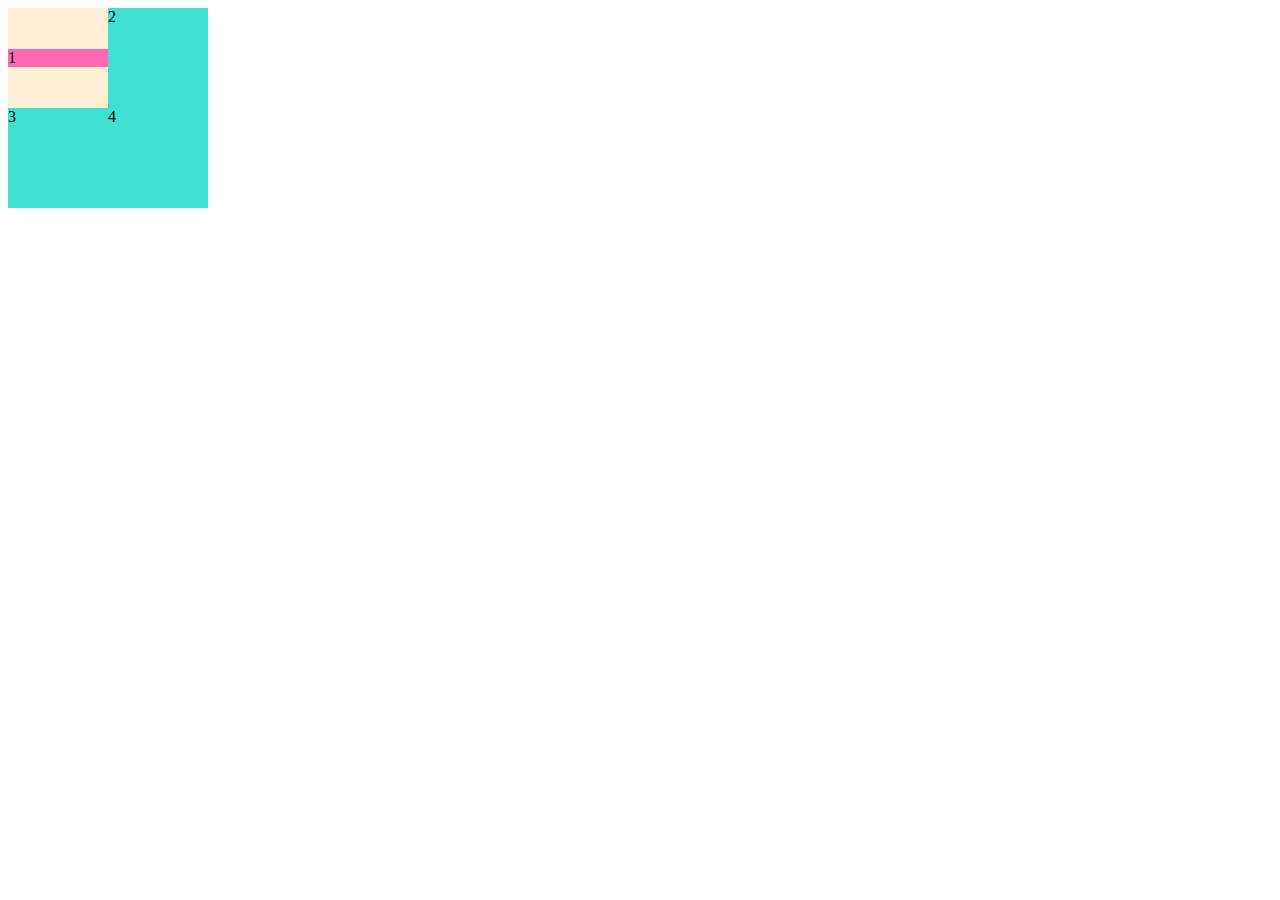
<file: Alineamiento_para_hijos/index.html>
<!DOCTYPE html>
<html lang="en">
<head>
    <meta charset="UTF-8">
    <meta http-equiv="X-UA-Compatible" content="IE=edge">
    <meta name="viewport" content="width=device-width, initial-scale=1.0">
    <link rel="stylesheet" href="./style.css">
    <title>Document</title>
</head>
<body>
    <div class="container">
        <div class="item">1</div>
        <div class="item">2</div>
        <div class="item">3</div>
        <div class="item">4</div>
    </div>
</body>
</html>
</file>
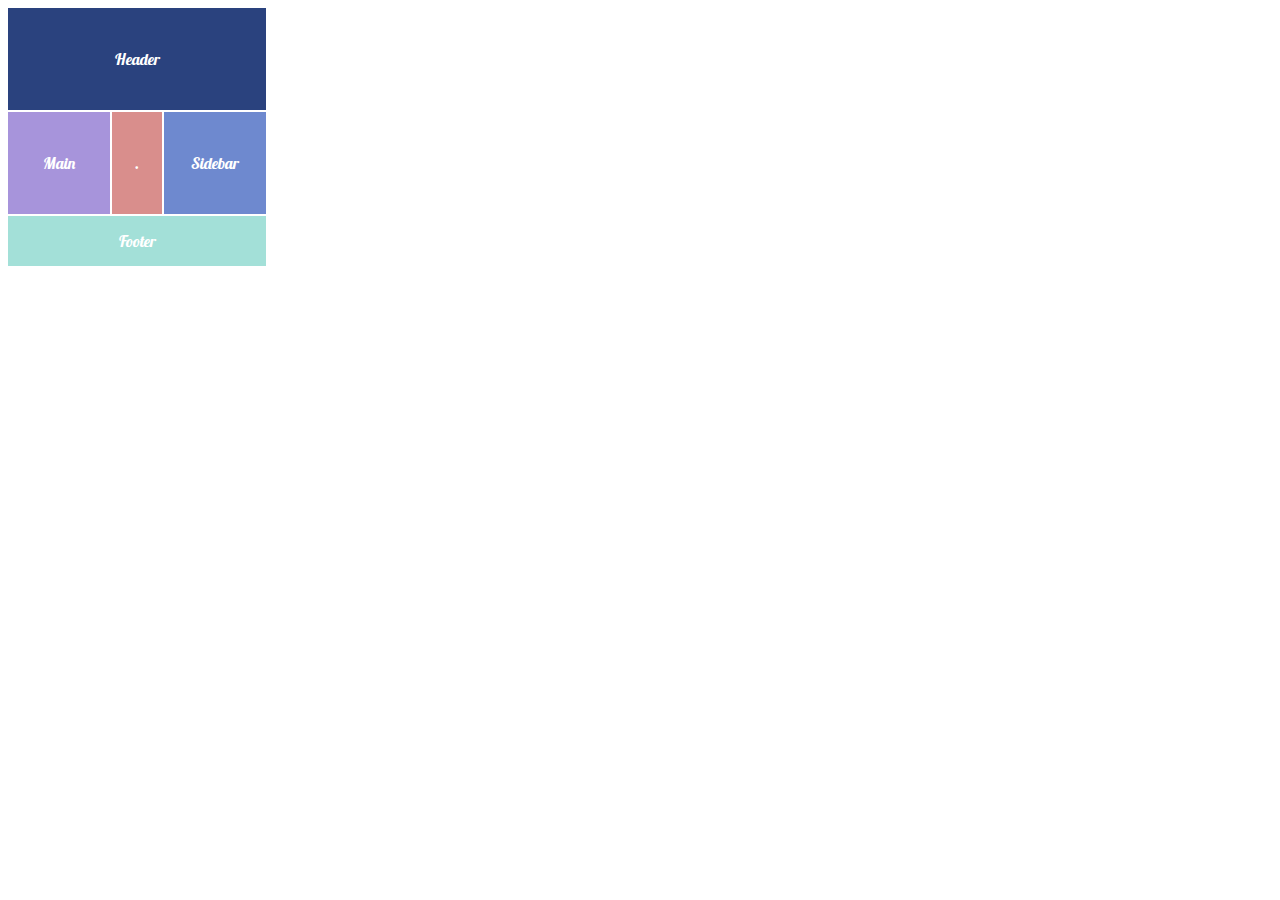
<file: Creacion_de_filas_y_columnas/index.html>
<!DOCTYPE html>
<html lang="en">
<head>
    <meta charset="UTF-8">
    <meta http-equiv="X-UA-Compatible" content="IE=edge">
    <meta name="viewport" content="width=device-width, initial-scale=1.0">
    <link rel="preconnect" href="https://fonts.googleapis.com">
    <link rel="preconnect" href="https://fonts.gstatic.com" crossorigin>
    <link href="https://fonts.googleapis.com/css2?family=Lobster&display=swap" rel="stylesheet">
    <link rel="stylesheet" href="./style.css">
    <title>Document</title>
</head>
<body>
    <div class="container">
        <div class="item h">Header</div>
        <div class="item h">Header</div>
        <div class="item h">Header</div>
        <div class="item h">Header</div>
        <div class="item h">Header</div>
        <div class="item h">Header</div>
        <div class="item h">Header</div>
        <div class="item h">Header</div>
        <div class="item h">Header</div>
        <div class="item h">Header</div>
        <div class="item m">Main</div>
        <div class="item m">Main</div>
        <div class="item p">.</div>
        <div class="item s">Sidebar</div>
        <div class="item s">Sidebar</div>
        <div class="item m">Main</div>
        <div class="item m">Main</div>
        <div class="item p">.</div>
        <div class="item s">Sidebar</div>
        <div class="item s">Sidebar</div>
        <div class="item f">Footer</div>
        <div class="item f">Footer</div>
        <div class="item f">Footer</div>
        <div class="item f">Footer</div>
        <div class="item f">Footer</div>
    </div>
</body>
</html>
</file>
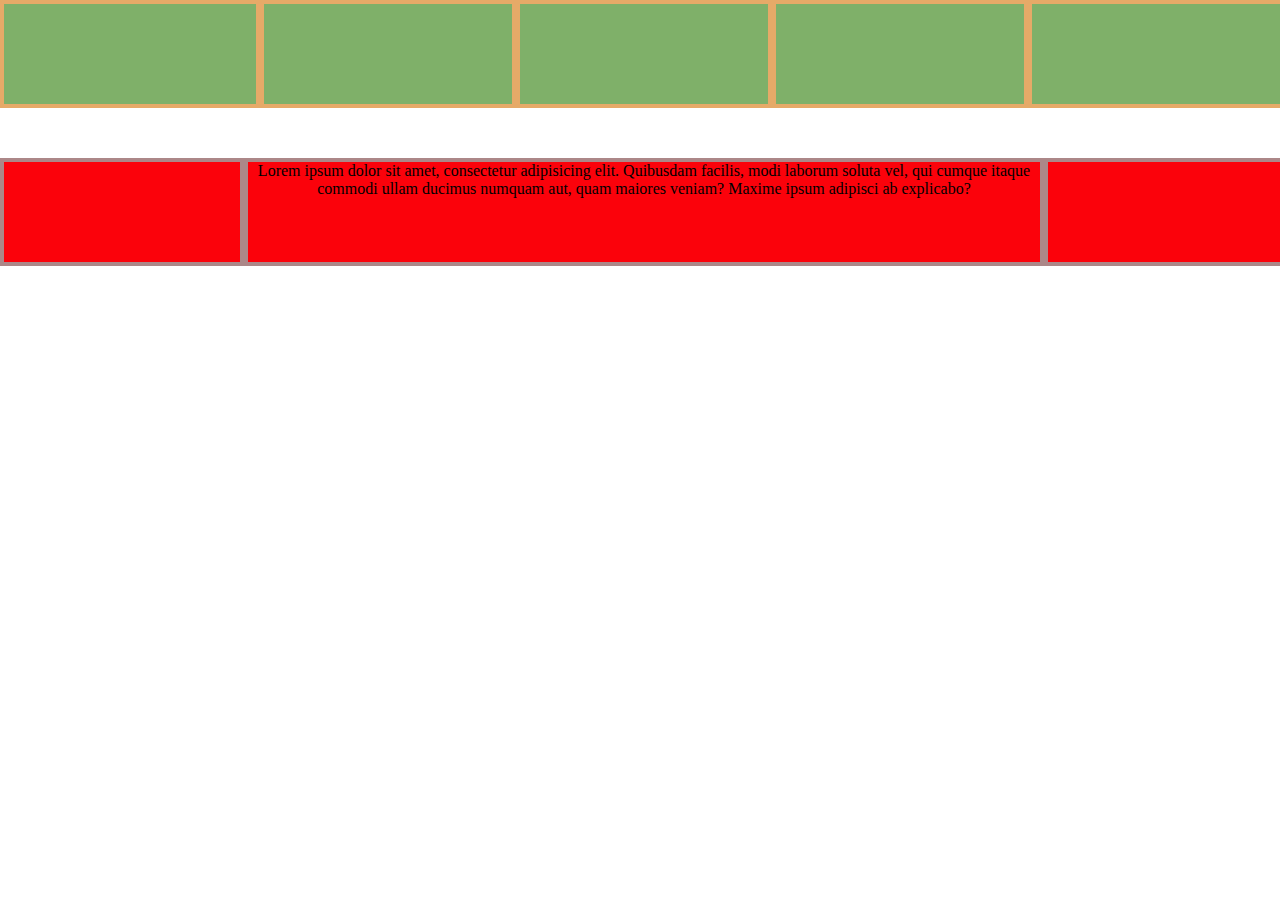
<file: Funciones/index.html>
<!DOCTYPE html>
<html lang="en">
<head>
    <meta charset="UTF-8">
    <meta http-equiv="X-UA-Compatible" content="IE=edge">
    <meta name="viewport" content="width=device-width, initial-scale=1.0">
    <link rel="stylesheet" href="./style.css">
    <title>Document</title>
</head>
<body>
    <div class="container">
        <div class="item"></div>
        <div class="item"></div>
        <div class="item"></div>
        <div class="item"></div>
        <div class="item"></div>
    </div>
    <div class="container2">
        <div class="item h"></div>
        <div class="item h">Lorem ipsum dolor sit amet, consectetur adipisicing elit. Quibusdam facilis, modi laborum soluta vel, qui cumque itaque commodi ullam ducimus numquam aut, quam maiores veniam? Maxime ipsum adipisci ab explicabo?</div>
        <div class="item h"></div>
    </div>
</body>
</html>
</file>
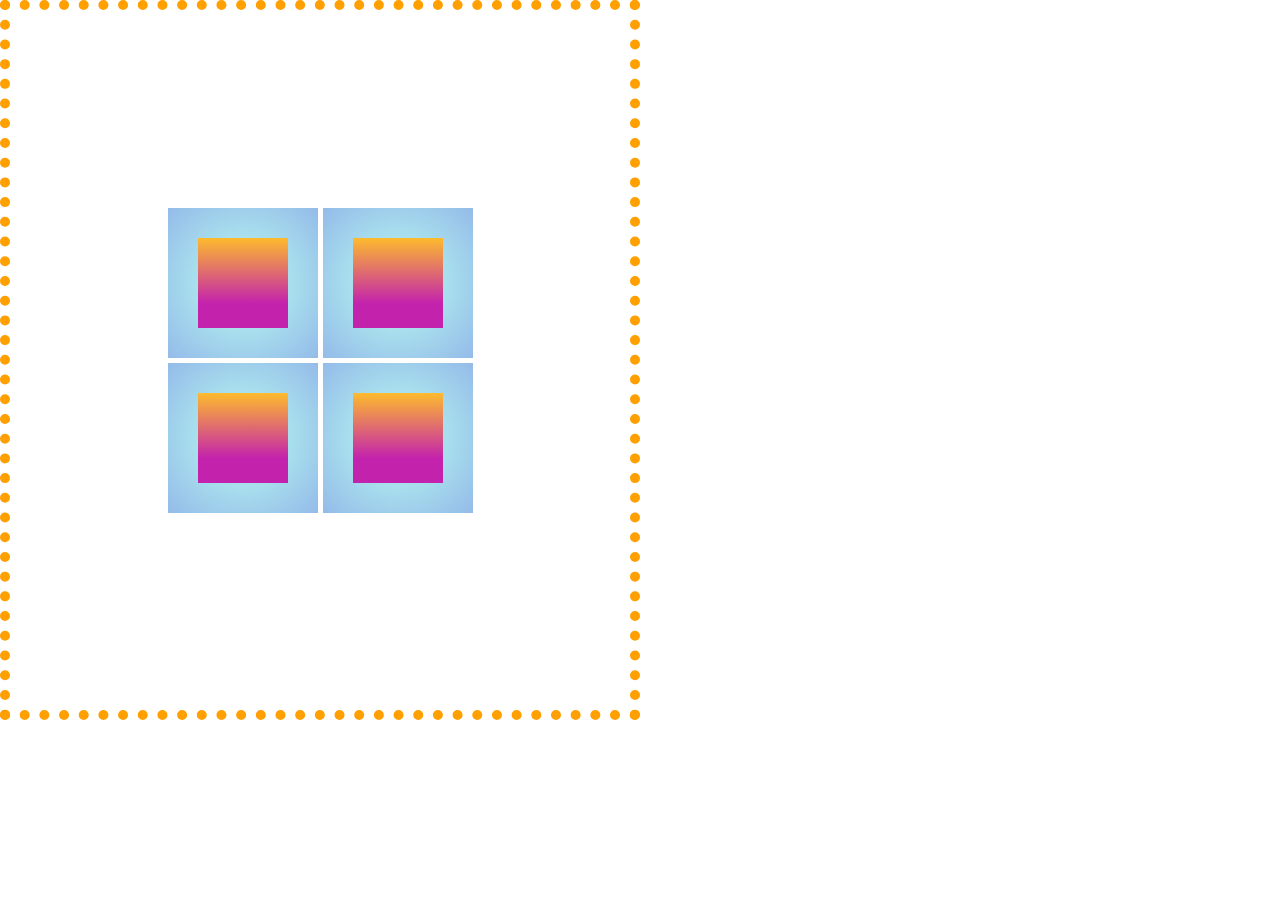
<file: Generacion_auto_de_tracks_y_Alineamientos/index.html>
<!DOCTYPE html>
<html lang="en">
<head>
    <meta charset="UTF-8">
    <meta http-equiv="X-UA-Compatible" content="IE=edge">
    <meta name="viewport" content="width=device-width, initial-scale=1.0">
    <link rel="preconnect" href="https://fonts.googleapis.com">
    <link rel="preconnect" href="https://fonts.gstatic.com" crossorigin>
    <link href="https://fonts.googleapis.com/css2?family=DM+Sans:wght@400;500;700&family=Inter:wght@300;500&display=swap" rel="stylesheet">
    <link rel="stylesheet" href="./style.css">
    <title>Document</title>
</head>
<body>
    <div class="container">
        <div class="grid">
            <div class="item">
                <div class="itemh"></div>
            </div>
            <div class="item">
                <div class="itemh"></div>
            </div>
            <div class="item">
                <div class="itemh"></div>
            </div>
            <div class="item">
                <div class="itemh"></div>
            </div>
        </div>
    </dev>
</body>
</html>
</file>
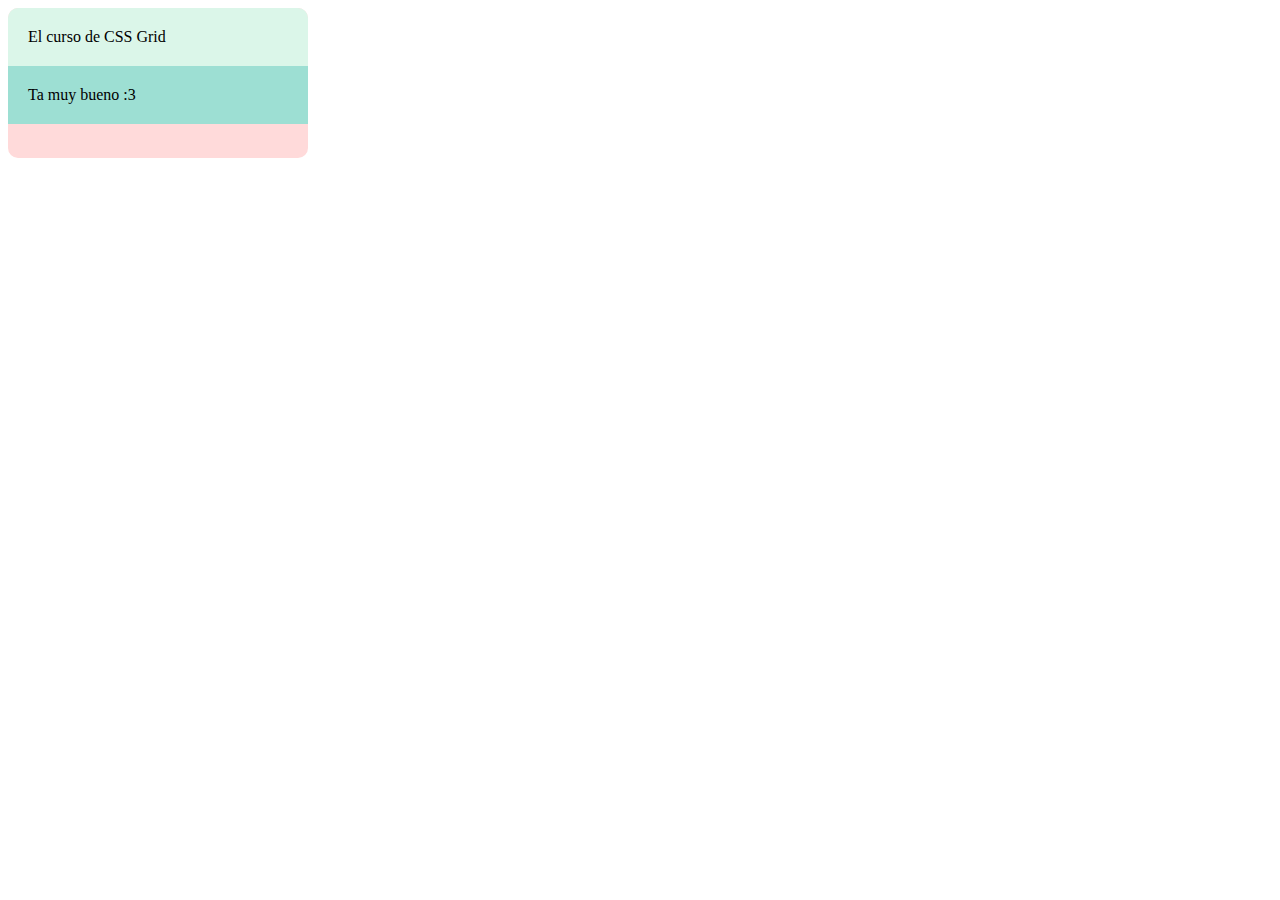
<file: Modos_de_escritura/index.html>
<!DOCTYPE html>
<html lang="en">
<head>
    <meta charset="UTF-8">
    <meta http-equiv="X-UA-Compatible" content="IE=edge">
    <meta name="viewport" content="width=device-width, initial-scale=1.0">
    <link rel="stylesheet" href="./style.css">
    <title>Document</title>
</head>
<body>
    <div class="card">
        <div class="card__header">El curso de CSS Grid</div>
        <div class="card__main">Ta muy bueno :3</div>
    </div>
</body>
</html>
</file>
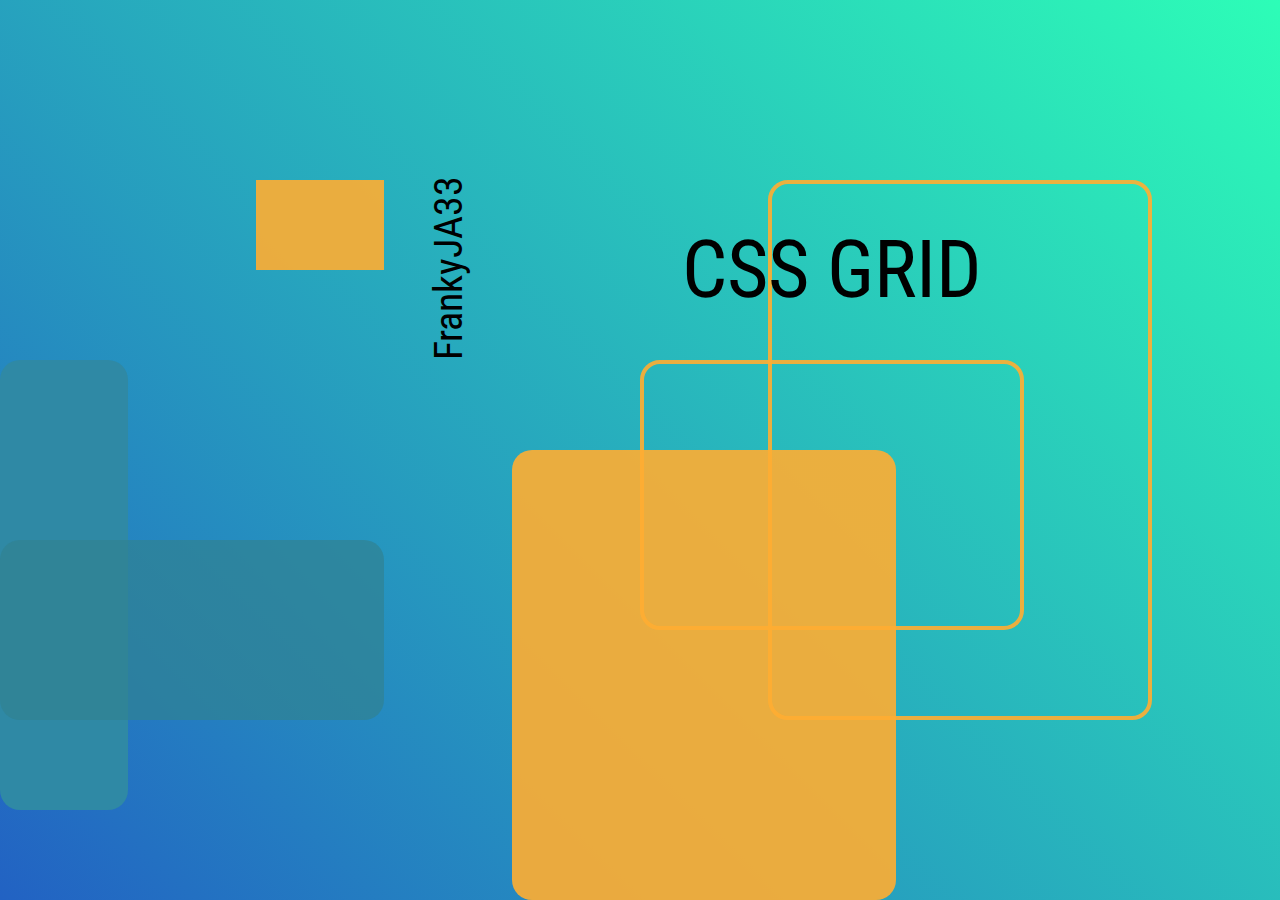
<file: Proyecto/index.html>
<!DOCTYPE html>
<html lang="en">
<head>
    <meta charset="UTF-8">
    <meta http-equiv="X-UA-Compatible" content="IE=edge">
    <meta name="viewport" content="width=device-width, initial-scale=1.0">
    <link rel="preconnect" href="https://fonts.googleapis.com">
    <link rel="preconnect" href="https://fonts.gstatic.com" crossorigin>
    <link href="https://fonts.googleapis.com/css2?family=Roboto+Condensed&display=swap" rel="stylesheet">
    <link rel="stylesheet" href="./style.css">
    <title>Document</title>
</head>
<body>
    <div class="container">
        <div class="item1"></div>
        <div class="item2"></div>
        <div class="item3"></div>
        <div class="item4"></div>
        <div class="item5"></div>  
        <div class="item6"><p>CSS GRID</p></div>  
        <div class="item7"></div>
        <div class="item8">FrankyJA33</div>  
    </div>
</body>
</html>
</file>
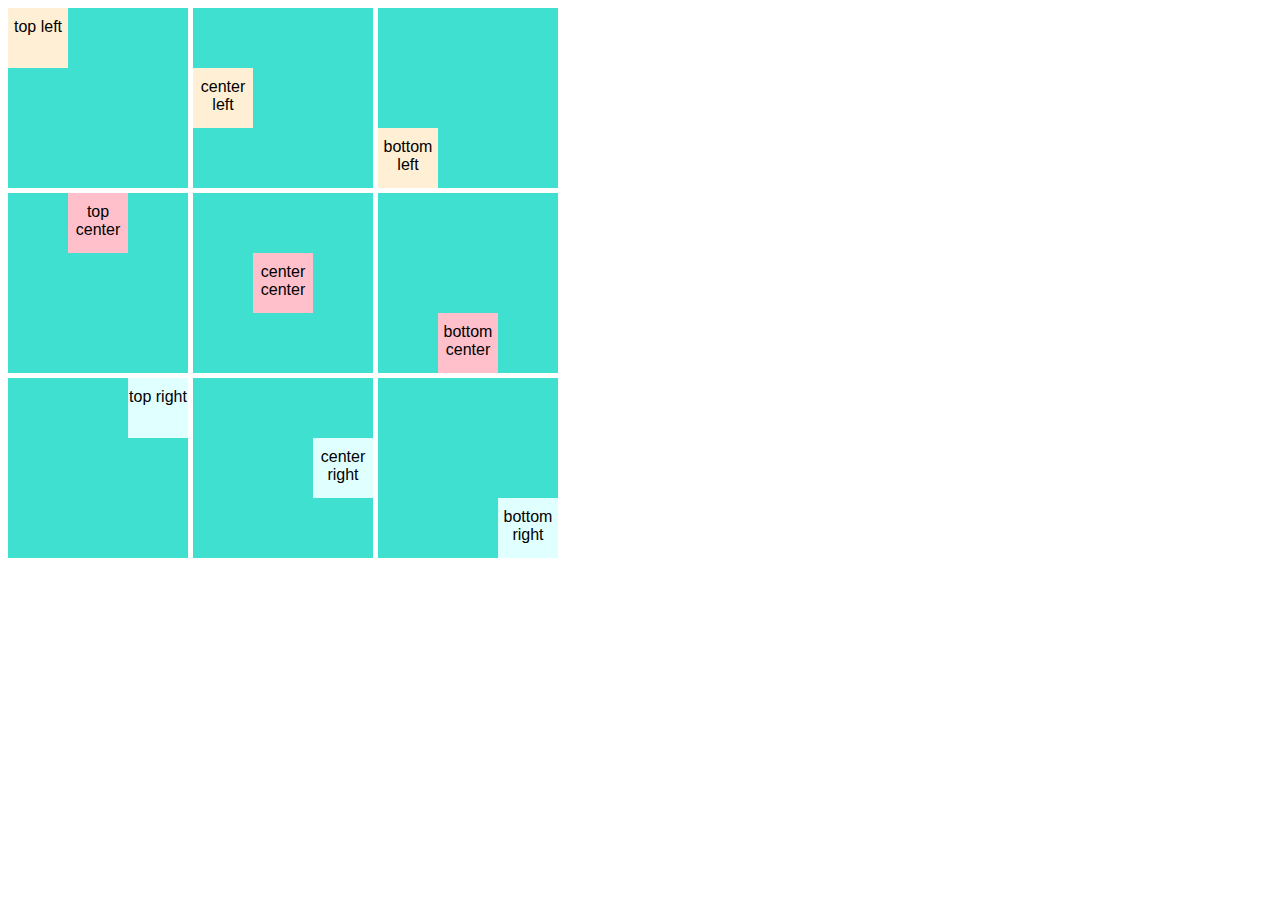
<file: Tecnicas_de_alineamiento/index.html>
<!DOCTYPE html>
<html lang="en">
<head>
    <meta charset="UTF-8">
    <meta http-equiv="X-UA-Compatible" content="IE=edge">
    <meta name="viewport" content="width=device-width, initial-scale=1.0">
    <link rel="stylesheet" href="./style.css">
    <title>Document</title>
</head>
<body>
    <div class="wrapper">
        <div class="container1">
          <div class="element1">top left</div>
        </div>
      
        <div class="container2">
          <div class="element1">center left</div>
        </div>
      
        <div class="container3">
          <div class="element1">bottom left</div>
        </div>
      
        <div class="container4">
          <div class="element2">top center</div>
        </div>
      
        <div class="container5">
          <div class="element2">center center</div>
        </div>
      
        <div class="container6">
          <div class="element2">bottom center</div>
        </div>
        
        <div class="container7">
          <div class="element3">top right</div>
        </div>
        
        <div class="container8">
          <div class="element3">center right</div>
        </div>
      
        <div class="container9">
          <div class="element3">bottom right</div>
        </div>
    </div>
</body>
</html>
</file>
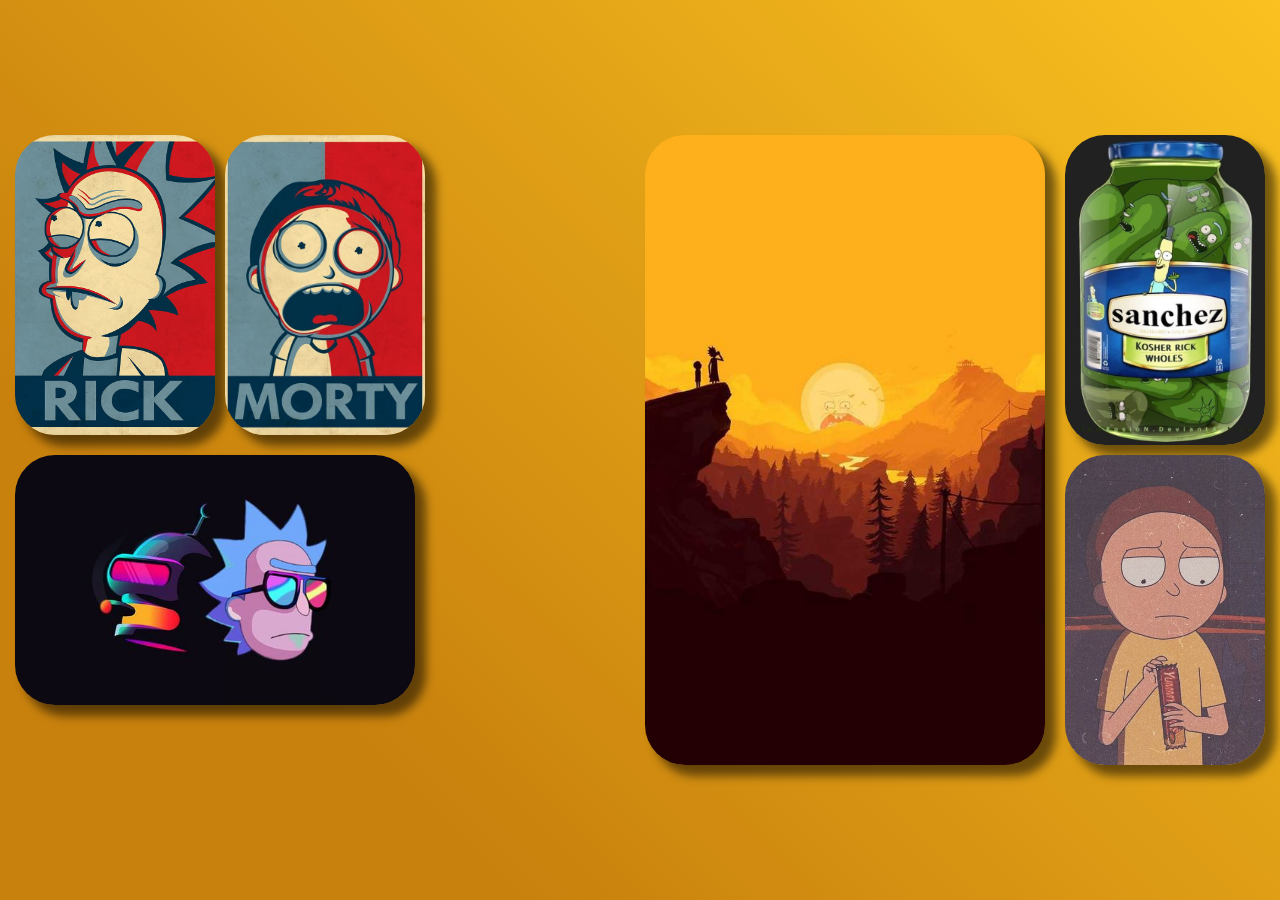
<file: Proyecto/Reto/index.html>
<!DOCTYPE html>
<html lang="en">
<head>
    <meta charset="UTF-8">
    <meta http-equiv="X-UA-Compatible" content="IE=edge">
    <meta name="viewport" content="width=device-width, initial-scale=1.0">
    <link rel="preconnect" href="https://fonts.googleapis.com">
    <link rel="preconnect" href="https://fonts.gstatic.com" crossorigin>
    <link href="https://fonts.googleapis.com/css2?family=Lobster&display=swap" rel="stylesheet">
    <link rel="stylesheet" href="./style.css">
    <title>Document</title>
</head>
<body>
    <div class="container">  
        <div class="item1"></div>
        <div class="item2"></div>
        <div class="item3"></div>
        <div class="item4"></div>
        <div class="item5"></div>
        <div class="item6"></div>
    </div>
</body>
</html>
</file>
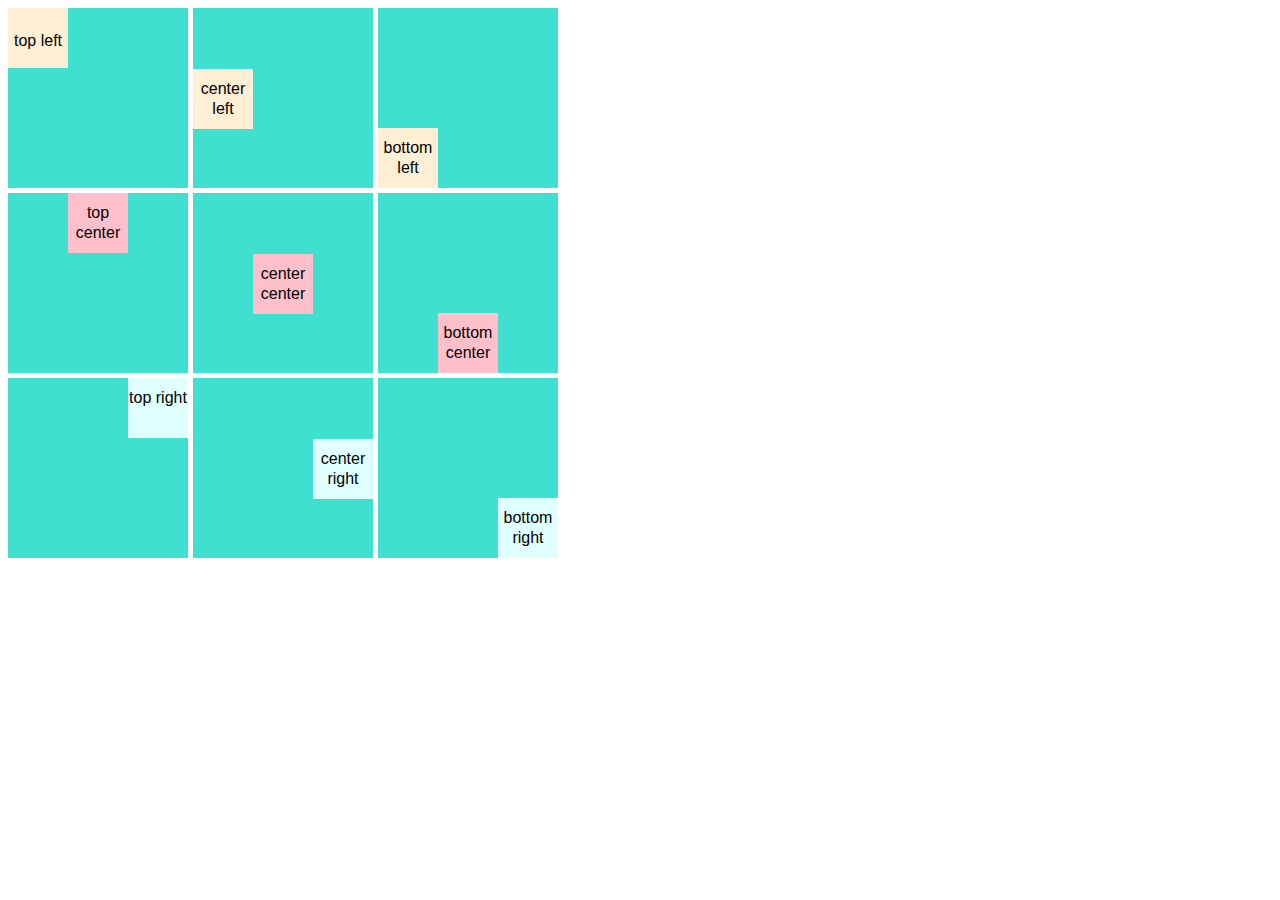
<file: Tecnicas_de_aliniamiento/line-height/index.html>
<!DOCTYPE html>
<html lang="en">
<head>
    <meta charset="UTF-8">
    <meta http-equiv="X-UA-Compatible" content="IE=edge">
    <meta name="viewport" content="width=device-width, initial-scale=1.0">
    <link rel="stylesheet" href="./style.css">
    <title>Document</title>
</head>
<body>
    <div class="wrapper">
        <div class="container1">
          <div class="element1">top left</div>
        </div>
      
        <div class="container1">
          <div class="element2">center left</div>
        </div>
      
        <div class="container1">
          <div class="element3">bottom left</div>
        </div>
      
        <div class="container2">
          <div class="element4">top center</div>
        </div>
      
        <div class="container2">
          <div class="element5">center center</div>
        </div>
      
        <div class="container2">
          <div class="element6">bottom center</div>
        </div>
        
        <div class="container3">
          <div class="element7">top right</div>
        </div>
        
        <div class="container3">
          <div class="element8">center right</div>
        </div>
      
        <div class="container3">
          <div class="element9">bottom right</div>
        </div>
      </div>
</body>
</html>
</file>
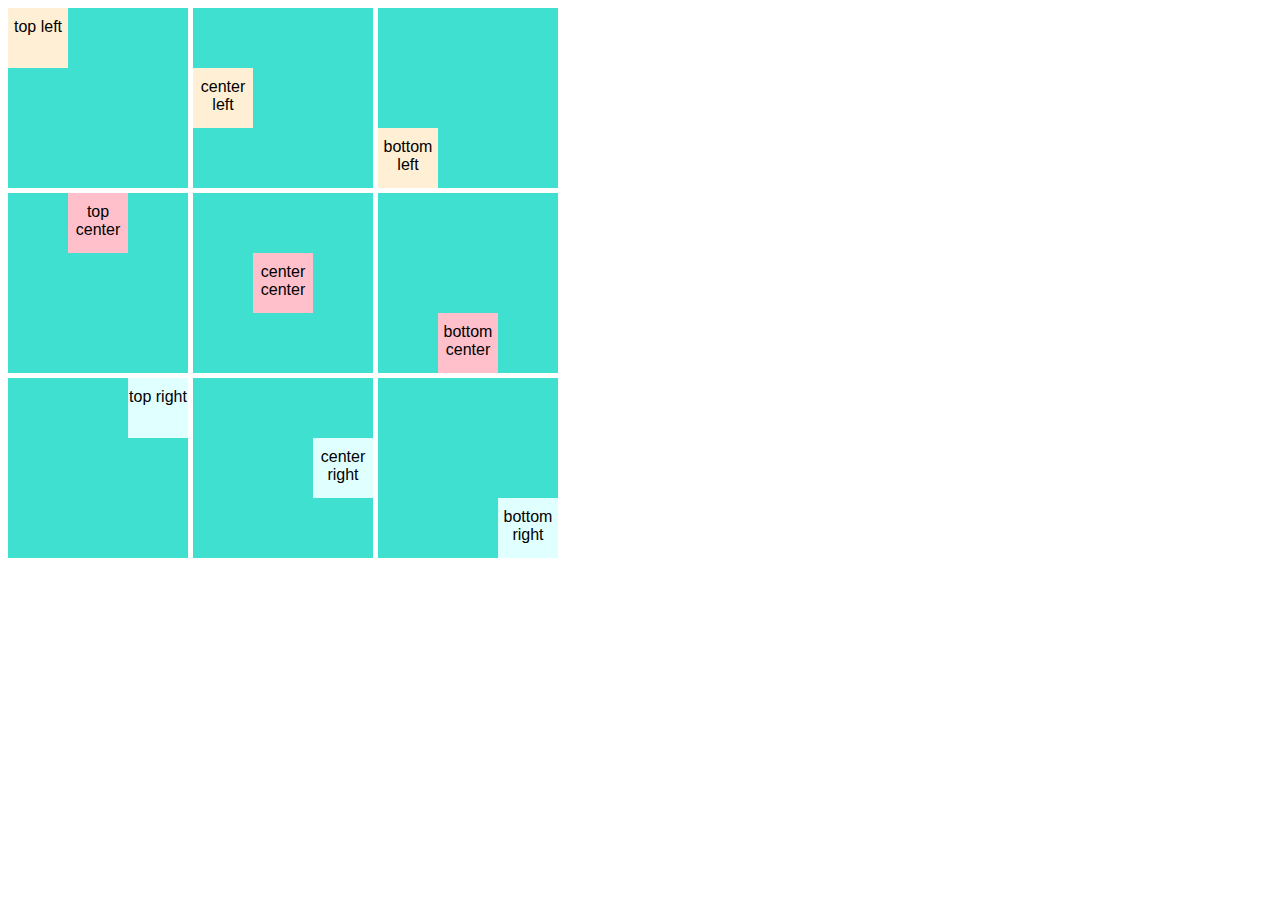
<file: Tecnicas_de_aliniamiento/margin/index.html>
<!DOCTYPE html>
<html lang="en">
<head>
    <meta charset="UTF-8">
    <meta http-equiv="X-UA-Compatible" content="IE=edge">
    <meta name="viewport" content="width=device-width, initial-scale=1.0">
    <link rel="stylesheet" href="./style.css">
    <title>Document</title>
</head>
<body>
    <div class="wrapper">
        <div class="container">
          <div class="element1">top left</div>
        </div>
      
        <div class="container">
          <div class="element2">center left</div>
        </div>
      
        <div class="container">
          <div class="element3">bottom left</div>
        </div>
      
        <div class="container">
          <div class="element4">top center</div>
        </div>
      
        <div class="container">
          <div class="element5">center center</div>
        </div>
      
        <div class="container">
          <div class="element6">bottom center</div>
        </div>
        
        <div class="container">
          <div class="element7">top right</div>
        </div>
        
        <div class="container">
          <div class="element8">center right</div>
        </div>
      
        <div class="container">
          <div class="element9">bottom right</div>
        </div>
      </div>
</body>
</html>
</file>
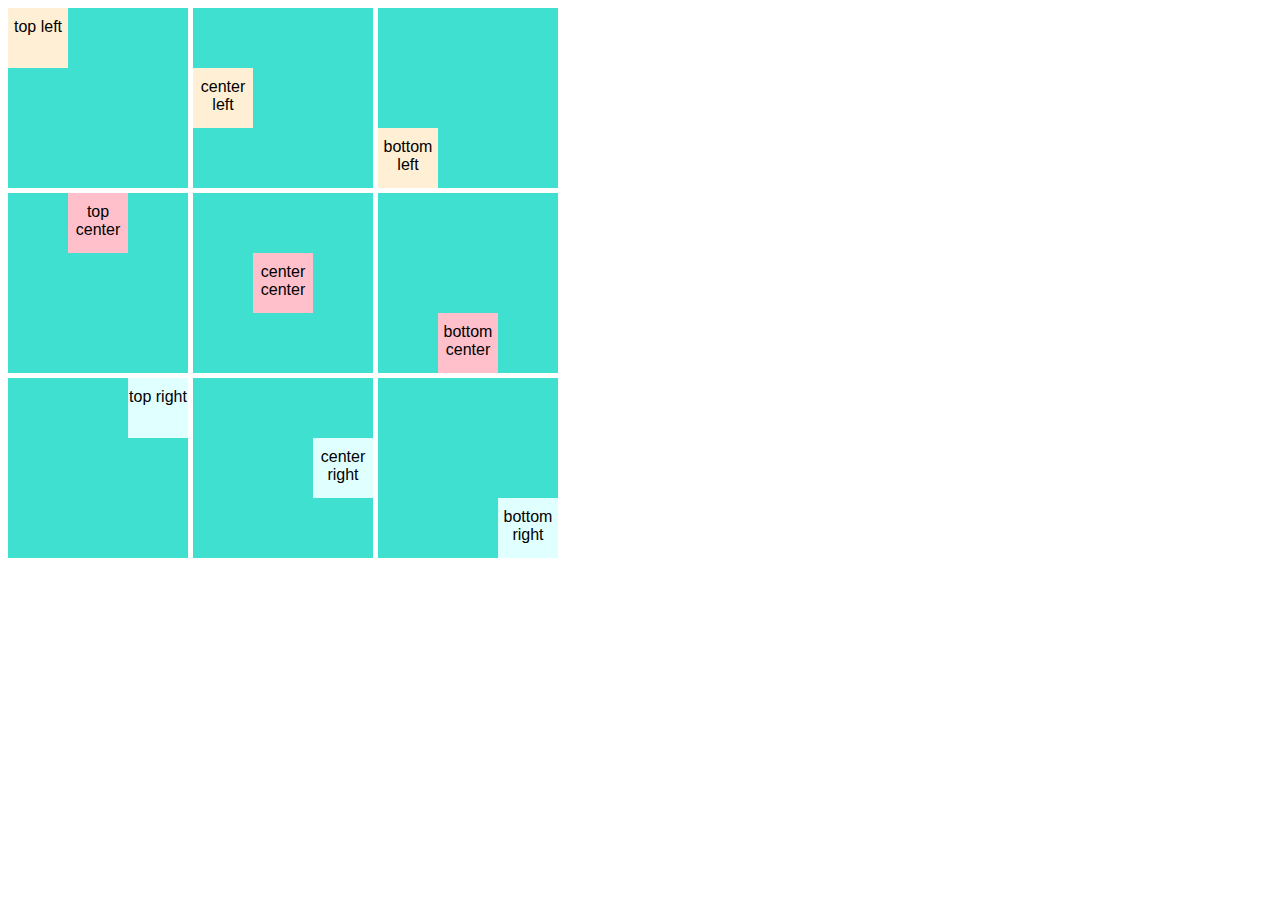
<file: Tecnicas_de_aliniamiento/positions/index.html>
<!DOCTYPE html>
<html lang="en">
<head>
    <meta charset="UTF-8">
    <meta http-equiv="X-UA-Compatible" content="IE=edge">
    <meta name="viewport" content="width=device-width, initial-scale=1.0">
    <link rel="stylesheet" href="./style.css">
    <title>Document</title>
</head>
<body>
    <div class="wrapper">
        <div class="container">
          <div class="element1">top left</div>
        </div>
      
        <div class="container">
          <div class="element2">center left</div>
        </div>
      
        <div class="container">
          <div class="element3">bottom left</div>
        </div>
      
        <div class="container">
          <div class="element4">top center</div>
        </div>
      
        <div class="container">
          <div class="element5">center center</div>
        </div>
      
        <div class="container">
          <div class="element6">bottom center</div>
        </div>
        
        <div class="container">
          <div class="element7">top right</div>
        </div>
        
        <div class="container">
          <div class="element8">center right</div>
        </div>
      
        <div class="container">
          <div class="element9">bottom right</div>
        </div>
    </div>
</body>
</html>
</file>
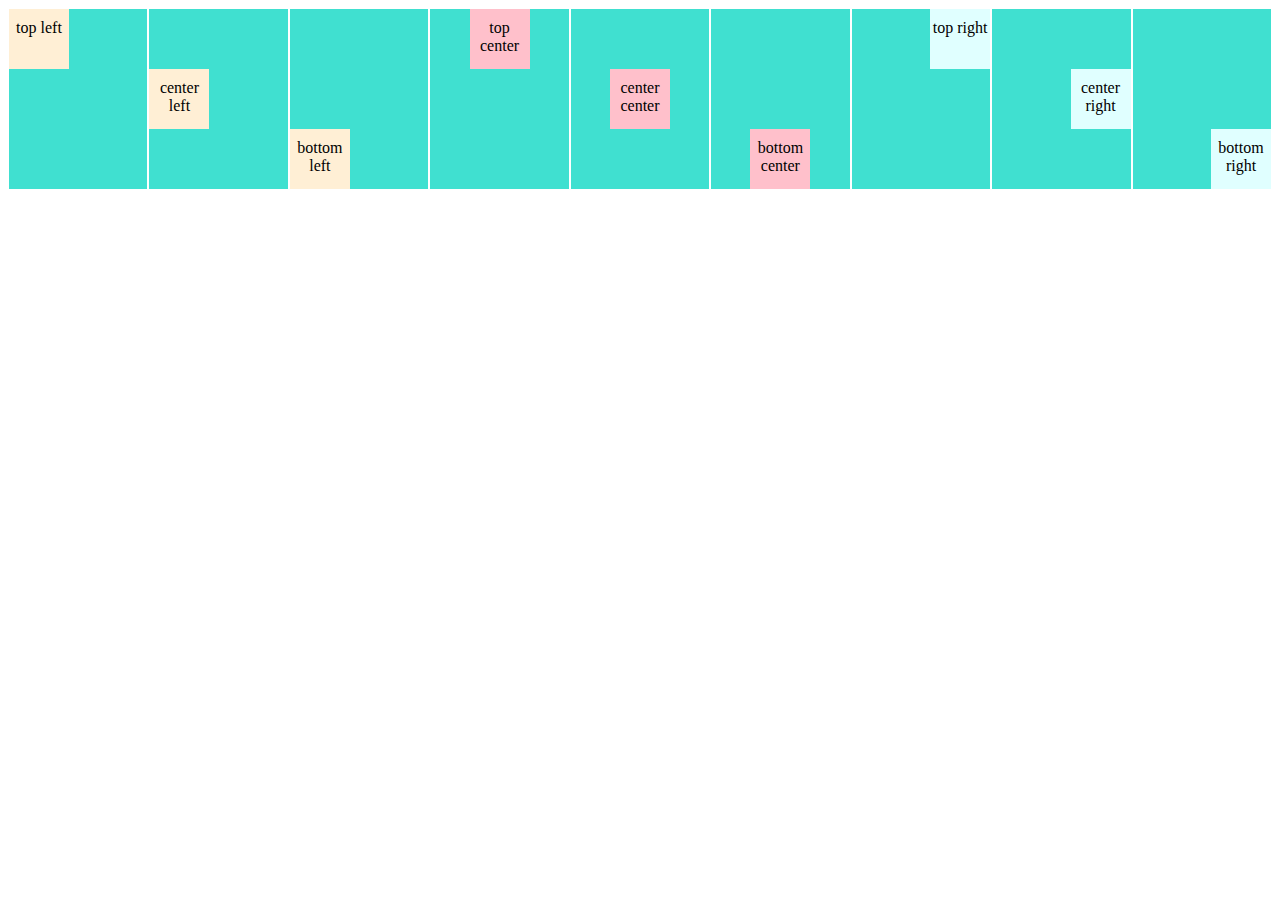
<file: Tecnicas_de_aliniamiento/table-cell/index.html>
<!DOCTYPE html>
<html lang="en">
<head>
    <meta charset="UTF-8">
    <meta http-equiv="X-UA-Compatible" content="IE=edge">
    <meta name="viewport" content="width=device-width, initial-scale=1.0">
    <link rel="stylesheet" href="./style.css">
    <title>Document</title>
</head>
<body>
    <div class="container1">
        <div class="element1">top left</div>
    </div>
      
    <div class="container2">
        <div class="element1">center left</div>
    </div>
      
    <div class="container3">
        <div class="element1">bottom left</div>
    </div>
      
    <div class="container4">
        <div class="element2">top center</div>
    </div>
      
    <div class="container5">
        <div class="element2">center center</div>
    </div>
      
    <div class="container6">
        <div class="element2">bottom center</div>
    </div>
      
    <div class="container7">
        <div class="element3">top right</div>
    </div>
      
    <div class="container8">
        <div class="element3">center right</div>
    </div>
      
    <div class="container9">
        <div class="element3">bottom right</div>
    </div>
</body>
</html>
</file>
<file: Alineamiento_para_hijos/style.css>
.container {
    background: papayawhip;
    display: grid;
    grid-template-columns: repeat(2, 1fr);
    width: 200px;
    height: 200px;
  }
  
  .item:nth-child(1) { /*:nth-child(1) -> El primer hijo de container tendra las propiedades de adentro*/
    background: hotpink;
    place-self: center stretch;
    /*
                V      H
    place-self: center stretch; es un equivalente a:
    justify-self: stretch;
    align-self: center;
    Y este es un metodo de alineacion para los elementos hijos
    */
  }
  
  .item:not(:nth-child(1)) { /* :not(:nth-child(1)) -> todos los hijos de container menos el 1 tendran las propiedades de adentro*/
    background: turquoise;
  }
</file>
<file: Creacion_de_filas_y_columnas/style.css>
.container {
    display: grid;
    /*grid-template: filas/columnas;*/
    grid-template: repeat(5, 50px) / repeat(5, 50px);
    /*Con grid-template podemos ahorrarnos: 
     1.- grid-template-rows 
     2.- grid-template-columns*/
    
     gap: 2px; /* Espaciado entre filas y columnas*/
     /*Con gap podemos ahorrarnos: 
     1.- row-gap
     2.- column-gap
     */
    grid-template-areas: /* Con esto le asignamos nombre a cada area de la grilla*/
        "header header header header  header"
        "header header header header  header"
        "main   main   p      sidebar sidebar"
        "main   main   p      sidebar sidebar"
        "footer footer footer footer  footer"
    ;
  }
  
  .item {
    display: flex;
    align-items: center;
    justify-content: center;
    color: #ffffff; 
    font-family: 'Lobster', cursive;
  }

  .container .h {
    background: #2A427E;
    grid-area: header; /*grid-area: Va de la mano con grid-template-areas, y se usa para poder unificar las grillas con ese nombre de area*/
  }

  .container .m {
    background: #A794DB;
    grid-area: main;
  }

  .container .p {
      background: #D98E8C;
      grid-area: p;
  }

  .container .s {
    background: #6E89CF;
    grid-area: sidebar;
  }

  .container .f {
      background: #A3E0D8;
      grid-area: footer;
  }
</file>
<file: Funciones/style.css>
body {
    margin: 0;
  }

.container {
    background: #7fb069;
    display: grid;
    /*minmax(tamaño_MIN_de_la_celda, tamaño_MAX_de_la_celda)*/
    grid-template-columns: repeat(auto-fit, minmax(20px, 1fr));
                                /*auto-fit: exparse por todo el tamaño disponible las columnas de forma equitativa*/
    /*grid-template-columns: repeat(auto-fill, minmax(20px, 1fr));*/
                                /*auto-fill: LLENA la fila con tantas columnas como puedan caber, pero solo muestra las que se tienen*/
  }
  
  .item {
    border: 4px solid rgb(230, 170, 104);
    width: 100%;
    height: 100px;
  }

  .container2 {
      margin-top: 50px;
      background: #FB020B;
      display: grid;
      grid-template-columns: auto fit-content(800px) auto;
                              /*fit-content: organiza un contenido en especifico el cual lo reserva y el resto seria auto.*/
  }

  .container2 .h {
      border: 4px solid #AC8788;
      height: 100px;
      text-align: center;
  } 
/*
Con la función de auto-fit() ADAPTA las columnas DISPONIBLES ACTUALMENTE en el espacio expandiéndolas para que ocupen cualquier espacio disponible. El navegador hace eso después de LLENAR ese espacio adicional con columnas adicionales (como con el autocompletar) y luego colapsar las vacías.
|
Con la función de auto-fill() LLENA la fila con tantas columnas como pueda caber. Por lo tanto, crea columnas implícitas cada vez que cabe una nueva columna, porque está tratando de LLENAR la fila con tantas columnas como sea posible. Las columnas recién agregadas pueden estar vacías, pero seguirán ocupando un espacio designado en la fila.
Estas funciones con perfectas para el responsive design.
*/
</file>
<file: Generacion_auto_de_tracks_y_Alineamientos/style.css>
* {
    padding: 0px;
    margin: 0px;
    box-sizing: border-box;
}

.container {
    display: flex;
    justify-content: center;
    align-items: center;
    border: 10px dotted #FFA000;
    width: 50vw;
    height: 80vh;
}

.grid {
    display: grid;
    grid-template: repeat(2, 150px)/repeat(2, 150px);
    width: 70vw;
    height: 70vh;
    gap: 5px;
    place-content: center;
    /*
    place-content: <align-content> / <justify-content>; es un equivalente a:
        align-content: center;
        justify-content: center;

    tambien existe place-items
    */
    grid-auto-flow: column;   /* Agrega automaticamente columnas */
    grid-auto-flow: row;      /* Agrega automaticamente Filas */
    grid-auto-columns: 100px; /* Define el tamaño de columnasa que se agregaran automaticamente*/
    grid-auto-rows: 100px;    /* Define el tamaño de las filas que se agregaran automaticamente */
}

.item {
    display: flex;
    background: rgb(174,233,238);
    background: radial-gradient(circle, rgba(174,233,238,1) 30%, rgba(148,187,233,1) 100%);
    justify-content: center;
    align-items: center;

    /*
                LI/LF --> linea de inicio/linea final
    grid-column: 1/2;   Crea una columna de la linea 1 a la line 2
             LI/LF --> linea de inicio/linea final
    grid-row: 2/3       Crea una fila de la linea 2 a la linea 3
    */
}

.itemh {
    width: 60%;
    height: 60%;
    background: rgb(195,34,173);
    background: linear-gradient(0deg, rgba(195,34,173,1) 27%, rgba(253,187,45,1) 100%);
}
</file>
<file: Modos_de_escritura/style.css>
.card {
    background: #ffdada;
    width: 300px;
    height: 150px;
    border-radius: 10px;
    overflow: hidden; /*El contenido es recortado y no se muestran barras de posición.*/
    /* Ver en MDN Reference las siguientes dos propiedades */
    /*direction: rtl;
    writing-mode: vertical-rl; */
  }
  
  .card__header {
    background: #dbf6e9;
    padding: 20px;
  }
  
  .card__main {
    background: #9ddfd3;
    padding: 20px;
  }
</file>
<file: Proyecto/style.css>
:root {
    --grey: #308191;
    --green: #2f89a5;
    --pink: #AFCAE4;
    --orange: #ffad32e7;
}

body {
    font-family: 'Roboto Condensed', sans-serif;
    background: rgb(34,98,195);
    background: linear-gradient(45deg, rgba(34,98,195,1) 0%, rgba(45,253,183,1) 100%);
    margin: 0;
    height: 100vh;
}
  
.container {
    display: grid;
    grid-template: repeat(10, 1fr) / repeat(10, 1fr);
    height: 100vh;
    grid-template-areas: 
    "b b b b b b b b b b"
    "b b b b b b p p p b"
    "b b o b b b p b p b"
    "b b b b b p p p p b"
    "v b b b o o o p p b"
    "v b b b o o o p p b"
    "g g g b o o o p p b"
    "g g g b o o o b b b"
    "v b b b o o o b b b"
    "b b b b o o o b b b"
    ;
} 

.item1 {
    background: var(--green);
    grid-column: 1 / 2;
    grid-row: 5 / 10;
    border-radius: 20px;
}

.item2 {
    background: var(--grey);
    grid-column: 1 / 4;
    grid-row: 7 / 9;
    border-radius: 20px;
    opacity: 70%;
}

.item3 {
    background: var(--orange);
    grid-column: 5 / 8;
    grid-row: 6 / 11;
    border-radius: 20px;
}

.item4 {
    border: 4px solid var(--orange);
    grid-column: 6 / 9;
    grid-row: 5 / 8;
    border-radius: 20px;
}

.item5 {
    border: 4px solid var(--orange);
    grid-column: 7 / 10;
    grid-row: 3 / 9;
    border-radius: 20px;
}

.item6 {
    font-size: 80px;
    grid-column: 6 / 9;
    grid-row: 3 / 5;
    display: grid;
    place-items: center;
}

.item6 p {
    margin: 0;
}

.item7 {
    background: var(--orange);
    grid-column: 3 / 4;
    grid-row: 3 / 4;
}

.item8 {
    font-size: 40px;
    display: grid;
    grid-column: 4 / 5;
    grid-row: 3 / 5;
    transform: rotate(180deg);
    writing-mode: vertical-lr;
    place-items: center;
}
</file>
<file: Tecnicas_de_alineamiento/style.css>
.wrapper {
    display: grid; /*Esta propiedad debe de ir siempre en el PADRE para poder usas CSS grid layoud*/
                        /* repeat(num.columnas, tamaño de la celda) */
    grid-template-columns: repeat(3, 1fr); /*Crea columnas de grillas, y esto tambien pertenece al PADRE*/
                        /* 1fr es una fraccion del tamaño del contenedor */
    grid-gap: 5px; /*Espacio entre grillas*/
    font-family: 'Lato', sans-serif;
    width: 550px;
  }

.container {
  background: turquoise;
  width: 180px;
  height: 180px;
}

.element {
  width: 60px;
  height: 60px;
  text-align: center;
  padding-top: 10px;
  box-sizing: border-box;
}

.element1 {
  width: 60px;
  height: 60px;
  text-align: center;
  padding-top: 10px;
  box-sizing: border-box;

  background: papayawhip;
}

.element2 {
  width: 60px;
  height: 60px;
  text-align: center;
  padding-top: 10px;
  box-sizing: border-box;

  background: pink;
}

.element3 {
  width: 60px;
  height: 60px;
  text-align: center;
  padding-top: 10px;
  box-sizing: border-box;

  background: lightcyan;
}

.container1 {
  background: turquoise;
  width: 180px;
  height: 180px;

  display: flex;
  justify-content: flex-start; /*Trabaja en el eje X*/
  align-items: flex-start; /*Trabaja en el eje Y*/

  /* Para poder usar justify o align, debemos usar display: flex; !!!!*/
}

.container2 {
  background: turquoise;
  width: 180px;
  height: 180px;

  display: flex;
  justify-content: flex-start;
  align-items: center;
}

.container3 {
  background: turquoise;
  width: 180px;
  height: 180px;

  display: flex;
  justify-content: flex-start;
  align-items: flex-end;
}

.container4 {
  background: turquoise;
  width: 180px;
  height: 180px;

  display: flex;
  justify-content: center;
  align-items: flex-start;
}

.container5 {
  background: turquoise;
  width: 180px;
  height: 180px;

  display: flex;
  justify-content: center;
  align-items: center;
}

.container6 {
  background: turquoise;
  width: 180px;
  height: 180px;

  display: flex;
  justify-content: center;
  align-items: flex-end;
}

.container7 {
  background: turquoise;
  width: 180px;
  height: 180px;

  display: flex;
  justify-content: flex-end;
  align-items: flex-start;
}

.container8 {
  background: turquoise;
  width: 180px;
  height: 180px;

  display: flex;
  justify-content: flex-end;
  align-items: center;
}

.container9 {
  background: turquoise;
  width: 180px;
  height: 180px;
  
  display: flex;
  justify-content: flex-end;
  align-items: flex-end;
}
</file>
<file: Proyecto/Reto/style.css>
body {
    font-family: 'Lobster', cursive;
    background: rgb(200,129,13);
    background: linear-gradient(45deg, rgba(200,129,13,1) 24%, rgba(250,193,32,1) 100%);
    margin: 0;
    height: 100vh;
    display: flex;
    justify-content: center;
    align-items: center;
}
  
.container {
    display: grid;
    grid-template: repeat(2, 1fr) / repeat(6, 1fr);
    height: 70vh;
    grid-template-areas: 
    "one two null four four five"
    "three three null four four six";
    gap: 10px;
} 

.item1 {
    width: 200px;
    height: 300px;
    background-image: url(../Assets/rick.jpg);
    background-size: cover;
    background-position: center;
    background-repeat: no-repeat;
    border-radius: 40px;
    grid-area: one;
    box-shadow: 10px 10px 10px 1px rgba(0,0,0,0.52);
    -webkit-box-shadow: 10px 10px 10px 1px rgba(0,0,0,0.52);
    -moz-box-shadow: 10px 10px 10px 1px rgba(0,0,0,0.52);
}

.item2 {
    width: 200px;
    height: 300px;
    background-image: url(../Assets/morty.jpg);
    background-size: cover;
    background-position: center;
    background-repeat: no-repeat;
    border-radius: 40px;
    grid-area: two;
    box-shadow: 10px 10px 10px 1px rgba(0,0,0,0.52);
    -webkit-box-shadow: 10px 10px 10px 1px rgba(0,0,0,0.52);
    -moz-box-shadow: 10px 10px 10px 1px rgba(0,0,0,0.52);
}

.item3 {
    width: 400px;
    height: 250px;
    background-image: url(../Assets/yeah.jpg);
    background-size: cover;
    background-position: center;
    background-repeat: no-repeat;
    border-radius: 40px;
    grid-area: three;
    box-shadow: 10px 10px 10px 1px rgba(0,0,0,0.52);
    -webkit-box-shadow: 10px 10px 10px 1px rgba(0,0,0,0.52);
    -moz-box-shadow: 10px 10px 10px 1px rgba(0,0,0,0.52);
}

.item4 {
    width: 400px;
    height: 100%;
    background-image: url(../Assets/yeah2.jpg);
    background-size: cover;
    background-position: center;
    background-repeat: no-repeat;
    border-radius: 40px;
    grid-area: four;
    box-shadow: 10px 10px 10px 1px rgba(0,0,0,0.52);
    -webkit-box-shadow: 10px 10px 10px 1px rgba(0,0,0,0.52);
    -moz-box-shadow: 10px 10px 10px 1px rgba(0,0,0,0.52);
}

.item5 {
    width: 200px;
    height: 100%;
    background-image: url(../Assets/rick2.jpg);
    background-size: cover;
    background-position: center;
    background-repeat: no-repeat;
    border-radius: 40px;
    grid-area: five;
    box-shadow: 10px 10px 10px 1px rgba(0,0,0,0.52);
    -webkit-box-shadow: 10px 10px 10px 1px rgba(0,0,0,0.52);
    -moz-box-shadow: 10px 10px 10px 1px rgba(0,0,0,0.52);
}

.item6 {
    width: 200px;
    height: 100%;
    background-image: url(../Assets/morty2.jpg);
    background-size: cover;
    background-position: center;
    background-repeat: no-repeat;
    border-radius: 40px;
    grid-area: six;
    box-shadow: 10px 10px 10px 1px rgba(0,0,0,0.52);
    -webkit-box-shadow: 10px 10px 10px 1px rgba(0,0,0,0.52);
    -moz-box-shadow: 10px 10px 10px 1px rgba(0,0,0,0.52);
}
</file>
<file: Tecnicas_de_aliniamiento/line-height/style.css>
.wrapper {
  display: grid; /*Esta propiedad debe de ir siempre en el PADRE para poder usas CSS grid layoud*/
                      /* repeat(num.columnas, tamaño de la celda) */
  grid-template-columns: repeat(3, 1fr); /*Crea columnas de grillas, y esto tambien pertenece al PADRE*/
                      /* 1fr es una fraccion del tamaño del contenedor */
  grid-gap: 5px; /*Espacio entre grillas*/
  font-family: 'Lato', sans-serif;
  width: 550px;
}

.container {
  background: turquoise;
  width: 180px;
  height: 180px;
}

.element {
  width: 60px;
  height: 60px;
  text-align: center;
  padding-top: 10px;
  box-sizing: border-box;
}

.container1 {
  background: turquoise;
  width: 180px;
  height: 180px;

  text-align: left;
  line-height: 180px;
}

.element1 {
  width: 60px;
  height: 60px;
  text-align: center;
  padding-top: 10px;
  box-sizing: border-box;

  background: papayawhip;
  display: inline-block;
  line-height: 45px;
  vertical-align: top;
}

.element2 {
  width: 60px;
  height: 60px;
  text-align: center;
  padding-top: 10px;
  box-sizing: border-box;

  background: papayawhip;
  display: inline-block;
  line-height: 20px;
  vertical-align: middle;
}

.element3 {
  width: 60px;
  height: 60px;
  text-align: center;
  padding-top: 10px;
  box-sizing: border-box;

  background: papayawhip;
  display: inline-block;
  line-height: 20px;
  vertical-align: bottom;
}

.container2 {
  background: turquoise;
  width: 180px;
  height: 180px; 

  text-align: center;
  line-height: 180px;
}

.element4 {
  width: 60px;
  height: 60px;
  text-align: center;
  padding-top: 10px;
  box-sizing: border-box;

  background: pink;
  display: inline-block;
  line-height: 20px;
  vertical-align: top;
}

.element5 {
  width: 60px;
  height: 60px;
  text-align: center;
  padding-top: 10px;
  box-sizing: border-box;

  background: pink;
  display: inline-block;
  line-height: 20px;
  vertical-align: middle;
}

.element6 {
  width: 60px;
  height: 60px;
  text-align: center;
  padding-top: 10px;
  box-sizing: border-box;

  background: pink;
  display: inline-block;
  line-height: 20px;
  vertical-align: bottom;
}

.container3 {
  background: turquoise;
  width: 180px;
  height: 180px;

  text-align: right;
  line-height: 180px;
}

.element7 {
  width: 60px;
  height: 60px;
  text-align: center;
  padding-top: 10px;
  box-sizing: border-box;

  background: lightcyan;
  display: inline-block;
  line-height: 20px;
  vertical-align: top;
}

.element8 {
  width: 60px;
  height: 60px;
  text-align: center;
  padding-top: 10px;
  box-sizing: border-box;

  background: lightcyan;
  display: inline-block;
  line-height: 20px;
  vertical-align: middle;
}

.element9 {
  width: 60px;
  height: 60px;
  text-align: center;
  padding-top: 10px;
  box-sizing: border-box;

  background: lightcyan;
  display: inline-block;
  line-height: 20px;
  vertical-align: bottom;
}
</file>
<file: Tecnicas_de_aliniamiento/margin/style.css>
.wrapper {
  display: grid; /*Esta propiedad debe de ir siempre en el PADRE para poder usas CSS grid layoud*/
                      /* repeat(num.columnas, tamaño de la celda) */
  grid-template-columns: repeat(3, 1fr); /*Crea columnas de grillas*/
                      /* 1fr es una fraccion del tamaño del contenedor, y esto tambien pertenece al PADRE */
  grid-gap: 5px; /*Espacio entre grillas*/
  font-family: 'Lato', sans-serif;
  width: 550px;
}

.container {
  background: turquoise;
  width: 180px;
  height: 180px;
}

.element {
  width: 60px;
  height: 60px;
  text-align: center;
  padding-top: 10px;
  box-sizing: border-box;
}

.element1 {
  width: 60px;
  height: 60px;
  text-align: center;
  padding-top: 10px;
  box-sizing: border-box;

  background: papayawhip;
  margin: 0;
}

.element2 {
  width: 60px;
  height: 60px;
  text-align: center;
  padding-top: 10px;
  box-sizing: border-box;

  background: papayawhip;
  margin: 60px 0;
}

.element3 {
  width: 60px;
  height: 60px;
  text-align: center;
  padding-top: 10px;
  box-sizing: border-box;   

  background: papayawhip;
  margin: 120px 0;
}

.element4 {
  width: 60px;
  height: 60px;
  text-align: center;
  padding-top: 10px;
  box-sizing: border-box;

  background: pink;
  margin: 0 auto;
}

.element5 {
  width: 60px;
  height: 60px;
  text-align: center;
  padding-top: 10px;
  box-sizing: border-box;

  background: pink;
  margin: 60px auto;
}

.element6 {
  width: 60px;
  height: 60px;
  text-align: center;
  padding-top: 10px;
  box-sizing: border-box;

  background: pink;
  margin: 120px auto;
}

.element7 {
  width: 60px;
  height: 60px;
  text-align: center;
  padding-top: 10px;
  box-sizing: border-box;

  background: lightcyan;
  margin: 0 0 0 auto;
}

.element8 {
  width: 60px;
  height: 60px;
  text-align: center;
  padding-top: 10px;
  box-sizing: border-box;

  background: lightcyan;
  margin: 60px 0 0 auto;
}

.element9 {
  width: 60px;
  height: 60px;
  text-align: center;
  padding-top: 10px;
  box-sizing: border-box;

  background: lightcyan;
  margin: 120px 0 0 auto;
}
</file>
<file: Tecnicas_de_aliniamiento/positions/style.css>
.wrapper {
    display: grid; /*Esta propiedad debe de ir siempre en el PADRE para poder usas CSS grid layoud*/
        /* repeat(num.columnas, tamaño de la celda) */
    grid-template-columns: repeat(3, 1fr); /*Crea columnas de grillas, y esto tambien pertenece al PADRE*/
        /* 1fr es una fraccion del tamaño del contenedor */
    grid-gap: 5px; /*Espacio entre grillas*/
    font-family: 'Lato', sans-serif;
    width: 550px;
}

.container {
  background: turquoise;
  width: 180px;
  height: 180px;
  position: relative;
}

.element {
  width: 60px;
  height: 60px;
  text-align: center;
  padding-top: 10px;
  box-sizing: border-box;
}

.element1 {
  width: 60px;
  height: 60px;
  text-align: center;
  padding-top: 10px;
  box-sizing: border-box;

  background: papayawhip;
  position: absolute; /* Si el elemento hijo tendra un position: absolute entonces el padre tendra un position: relative */
  left: 0;
  top: 0;
}

.element2 {
  width: 60px;
  height: 60px;
  text-align: center;
  padding-top: 10px;
  box-sizing: border-box;

  background: papayawhip;
  position: absolute;
  left: 0;
  top: 50%;
          /* transform(x, y) */
  transform: translate(0, -50%);

  /* 
  Los valores que recibe la función translate se calculan con base en el tamaño del elemento. Esto significa que si el elemento tiene un width de 60px, entonces transform: translate(-60px, 0).
  Aplica de igual forma para el eje Y con respecto al height.
  */
}

.element3 {
  width: 60px;
  height: 60px;
  text-align: center;
  padding-top: 10px;
  box-sizing: border-box;

  background: papayawhip;
  position: absolute;
  left: 0;
  top: 100%;
  transform: translate(0, -100%);
}

.element4 {
  width: 60px;
  height: 60px;
  text-align: center;
  padding-top: 10px;
  box-sizing: border-box;

  background: pink;
  position: absolute;
  left: 50%;
  transform: translate(-50%, 0);
}

.element5 {
  width: 60px;
  height: 60px;
  text-align: center;
  padding-top: 10px;
  box-sizing: border-box;

  background: pink;
  position: absolute;
  left: 50%;
  top: 50%;
  transform: translate(-50%, -50%);
}

.element6 {
  width: 60px;
  height: 60px;
  text-align: center;
  padding-top: 10px;
  box-sizing: border-box;

  background: pink;
  position: absolute;
  left: 50%;
  top: 100%;
  transform: translate(-50%, -100%);
}

.element7 {
  width: 60px;
  height: 60px;
  text-align: center;
  padding-top: 10px;
  box-sizing: border-box;

  background: lightcyan;
  position: absolute;
  left: 100%;
  transform: translate(-100%, 0);
}

.element8 {
  width: 60px;
  height: 60px;
  text-align: center;
  padding-top: 10px;
  box-sizing: border-box;

  background: lightcyan;
  position: absolute;
  left: 100%;
  top: 50%;
  transform: translate(-100%, -50%);
}

.element9 {
  width: 60px;
  height: 60px;
  text-align: center;
  padding-top: 10px;
  box-sizing: border-box;

  background: lightcyan;
  position: absolute;
  left: 100%;
  top: 100%;
  transform: translate(-100%, -100%);
}
</file>
<file: Tecnicas_de_aliniamiento/table-cell/style.css>
.element {
  width: 60px;
  height: 60px;
  text-align: center;
  padding-top: 10px;
  box-sizing: border-box;
}

.element1 {
  width: 60px;
  height: 60px;
  text-align: center;
  padding-top: 10px;
  box-sizing: border-box;

  background: papayawhip;
  display: inline-block;
}

.element2 {
  width: 60px;
  height: 60px;
  text-align: center;
  padding-top: 10px;
  box-sizing: border-box;

  background: pink;
  display: inline-block;
}

.element3 {
  width: 60px;
  height: 60px;
  text-align: center;
  padding-top: 10px;
  box-sizing: border-box;

  background: lightcyan;
  display: inline-block;
}

.container {
  background: turquoise;
  border: 1px solid white;
  width: 180px;
  height: 180px;
}

.container1 {
  background: turquoise;
  border: 1px solid white;
  width: 180px;
  height: 180px;

  display: table-cell; /* Hace que cualquier elemento que desees se comporte como si fuera un elemento de tabla (<td></td>)*/
  text-align: left;
  vertical-align: top;
}

.container2 {
  background: turquoise;
  border: 1px solid white;
  width: 180px;
  height: 180px;

  display: table-cell;
  text-align: left;
  vertical-align: middle;
}

.container3 {
  background: turquoise;
  border: 1px solid white;
  width: 180px;
  height: 180px;

  display: table-cell;
  text-align: left;
  vertical-align: bottom;
}

.container4 {
  background: turquoise;
  border: 1px solid white;
  width: 180px;
  height: 180px;

  display: table-cell;
  text-align: center;
  vertical-align: top;
}

.container5 {
  background: turquoise;
  border: 1px solid white;
  width: 180px;
  height: 180px;

  display: table-cell;
  text-align: center;
  vertical-align: middle;
}

.container6 {
  background: turquoise;
  border: 1px solid white;
  width: 180px;
  height: 180px;

  display: table-cell;
  text-align: center;
  vertical-align: bottom;
}

.container7 {
  background: turquoise;
  border: 1px solid white;
  width: 180px;
  height: 180px;

  display: table-cell;
  text-align: right;
  vertical-align: top;
}

.container8 {
  background: turquoise;
  border: 1px solid white;
  width: 180px;
  height: 180px;

  display: table-cell;
  text-align: right;
  vertical-align: middle;
}

.container9 {
  background: turquoise;
  border: 1px solid white;
  width: 180px;
  height: 180px;

  display: table-cell;
  text-align: right;
  vertical-align: bottom;
}
</file>
